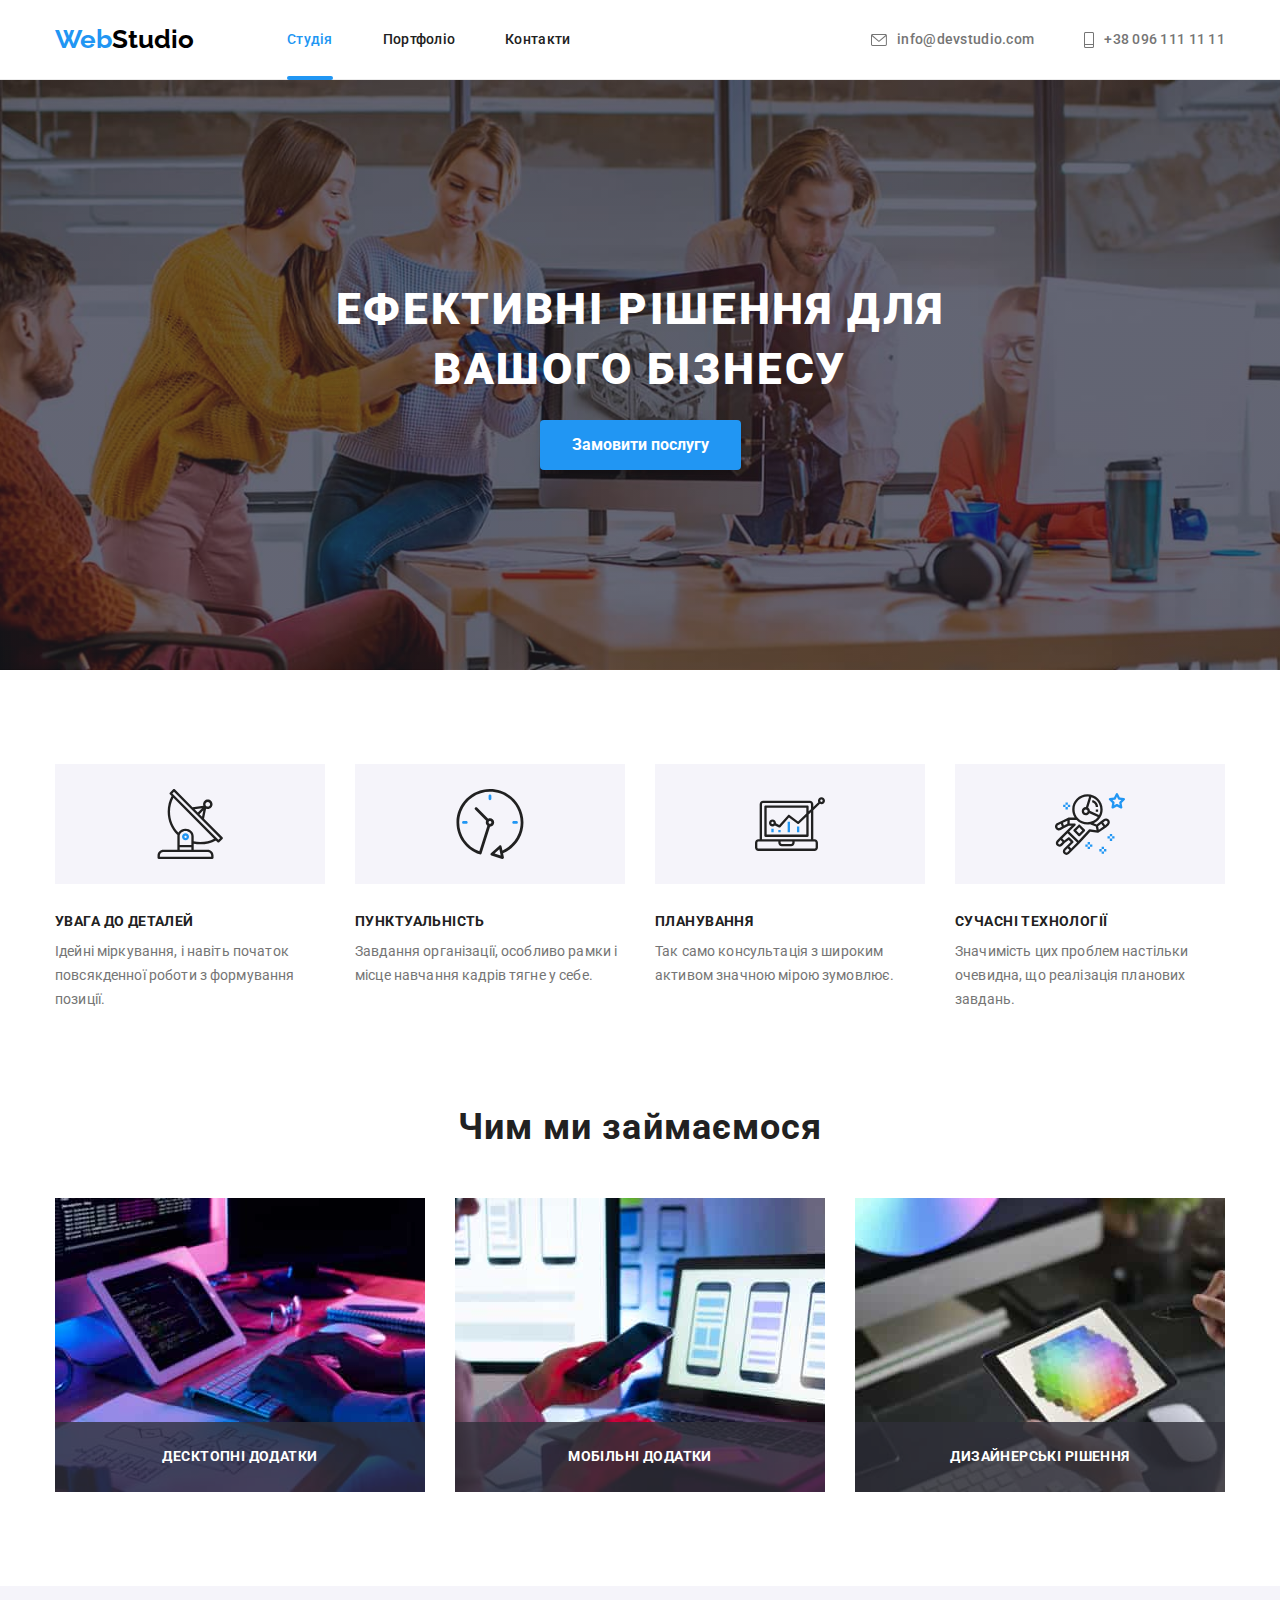
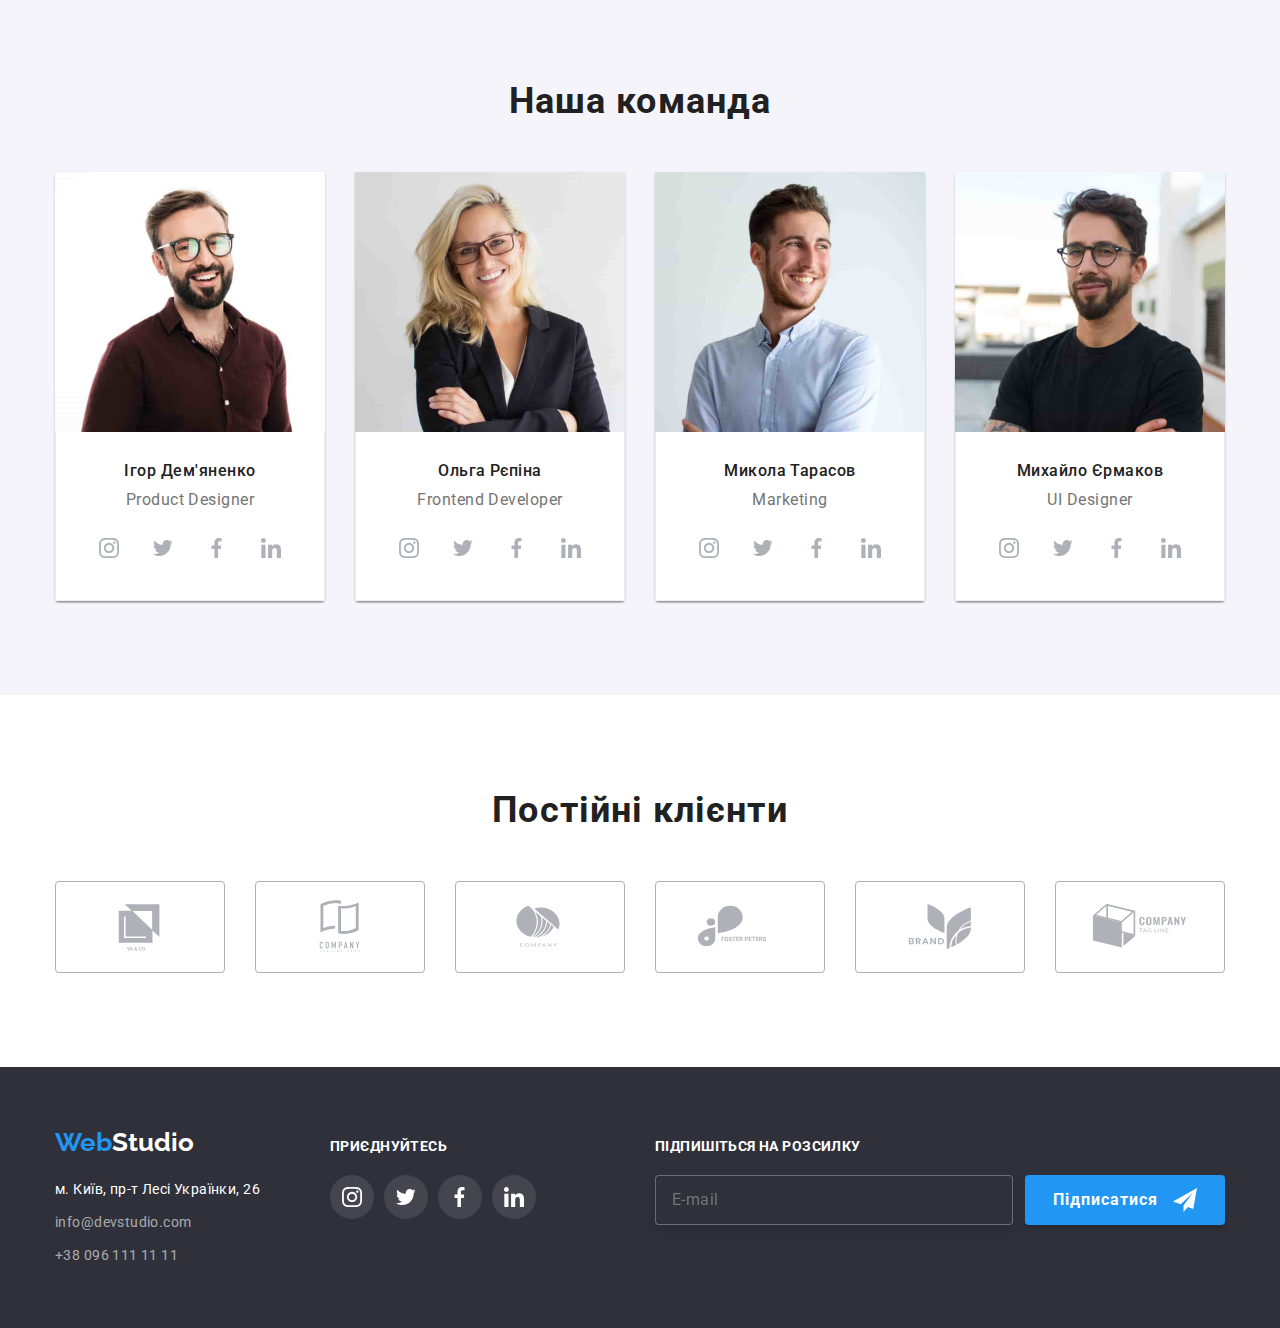
<file: index.html>
<!DOCTYPE html>
<html lang="uk">
  <head>
    <meta charset="UTF-8" />
    <meta http-equiv="X-UA-Compatible" content="IE=edge" />
    <meta name="viewport" content="width=device-width, initial-scale=1.0" />
    <title>Студія</title>
    <link
      rel="stylesheet"
      href="https://cdnjs.cloudflare.com/ajax/libs/modern-normalize/1.0.0/modern-normalize.min.css"
    />
    <link rel="preconnect" href="https://fonts.googleapis.com" />
    <link rel="preconnect" href="https://fonts.gstatic.com" crossorigin />
    <link
      href="https://fonts.googleapis.com/css2?family=Raleway:wght@700&family=Roboto:wght@400;500;700;900&display=swap"
      rel="stylesheet"
    />
    <link rel="stylesheet" href="css/main.min.css" />
  </head>
  <body class="body">
    <header class="header">
      <div class="container header-container">
        <a href="index.html" class="logo">Web<span class="logo logo__dark">Studio</span></a>
        <nav class="main-nav">
          <ul class="header-menu">
            <li class="header-menu-links">
              <a href="index.html" class="header-nav active">Студія</a>
            </li>
            <li class="header-menu-links">
              <a href="portfolio.html" class="header-nav">Портфоліо</a>
            </li>
            <li class="header-menu-links"><a href="/Contacts" class="header-nav">Контакти</a></li>
          </ul>
        </nav>
        <ul class="header-contacts">
          <li class="header-contacts-icons">
            <a href="mailto:info@devstudio.com" class="header-mail-phone">
              <svg class="icon-header" height="12" width="16">
                <use href="./images/icons.svg#icon-mail"></use>
              </svg>
              info@devstudio.com
            </a>
          </li>
          <li class="header-contacts-icons">
            <a href="tel:+380961111111" class="header-mail-phone">
              <svg class="icon-header" height="16" width="10">
                <use href="./images/icons.svg#icon-tel"></use>
              </svg>
              +38 096 111 11 11
            </a>
          </li>
        </ul>
      </div>
    </header>
    <main>
      <section class="main-background">
        <div class="container">
          <h1 class="main-background__title">Ефективні рішення для вашого бізнесу</h1>
          <button type="button" class="main-background__button" data-modal-open>
            Замовити послугу
          </button>
        </div>
      </section>
      <section class="advances section">
        <div class="container">
          <h2 class="invisible">Наші переваги</h2>
          <ul class="advances__list">
            <li class="advances__item">
              <div class="advances__wrapper">
                <svg class="advances__icon" height="70" width="70">
                  <use href="./images/icons.svg#icon-detales"></use>
                </svg>
              </div>
              <h3 class="advances__title">УВАГА ДО ДЕТАЛЕЙ</h3>
              <p class="advances__descriptions">
                Ідейні міркування, і навіть початок повсякденної роботи з формування позиції.
              </p>
            </li>
            <li class="advances__item">
              <div class="advances__wrapper">
                <svg class="advances__icon" height="70" width="70">
                  <use href="./images/icons.svg#icon-clock"></use>
                </svg>
              </div>
              <h3 class="advances__title">ПУНКТУАЛЬНІСТЬ</h3>
              <p class="advances__descriptions">
                Завдання організації, особливо рамки і місце навчання кадрів тягне у себе.
              </p>
            </li>
            <li class="advances__item">
              <div class="advances__wrapper">
                <svg class="advances__icon" height="70" width="70">
                  <use href="./images/icons.svg#icon-planning"></use>
                </svg>
              </div>
              <h3 class="advances__title">ПЛАНУВАННЯ</h3>
              <p class="advances__descriptions">
                Так само консультація з широким активом значною мірою зумовлює.
              </p>
            </li>
            <li class="advances__item">
              <div class="advances__wrapper">
                <svg class="advances__icon" height="70" width="70">
                  <use href="./images/icons.svg#icon-technologies"></use>
                </svg>
              </div>
              <h3 class="advances__title">СУЧАСНІ ТЕХНОЛОГІЇ</h3>
              <p class="advances__descriptions">
                Значимість цих проблем настільки очевидна, що реалізація планових завдань.
              </p>
            </li>
          </ul>
        </div>
      </section>
      <section class="our-occupation section">
        <div class="container">
          <h2 class="our-occupation__subtitle">Чим ми займаємося</h2>
          <ul class="our-occupation__pictures">
            <li>
              <div class="our-occupation__subscribe">
                <img
                  src="images/our_occupation1.jpg"
                  alt="our-occupation"
                  width="370"
                  height="294"
                  class="team-images"
                />
                <p class="our-occupation__text">Десктопні додатки</p>
              </div>
            </li>
            <li>
              <div class="our-occupation__subscribe">
                <img
                  src="images/our_occupation2.jpg"
                  alt="our-occupation"
                  width="370"
                  height="294"
                  class="team-images"
                />
                <p class="our-occupation__text">Мобільні додатки</p>
              </div>
            </li>
            <li>
              <div class="our-occupation__subscribe">
                <img
                  src="images/our_occupation3.jpg"
                  alt="our-occupation"
                  width="370"
                  height="294"
                  class="team-images"
                />
                <p class="our-occupation__text">Дизайнерські рішення</p>
              </div>
            </li>
          </ul>
        </div>
      </section>
      <section class="our-team section">
        <div class="container">
          <h2 class="subtitle">Наша команда</h2>
          <ul class="our-team-content">
            <li class="our-team-card">
              <img src="images/our_team1.jpg" alt="our_team" width="270" height="260" />
              <div class="team-content">
                <h3 class="our-team-workers">Ігор Дем'яненко</h3>
                <p class="career">Product Designer</p>
                <ul class="our-team-contacts">
                  <li class="our-team-social-link">
                    <a href="https://www.instagram.com/" class="link-buttom" target="_blank">
                      <svg class="link-social-network" height="20" width="20">
                        <use href="./images/icons.svg#icon-instagram"></use>
                      </svg>
                    </a>
                  </li>
                  <li class="our-team-social-link">
                    <a href="https://twitter.com/?lang=uk/" class="link-buttom" target="_blank">
                      <svg class="link-social-network" height="20" width="20">
                        <use href="./images/icons.svg#icon-twitter"></use>
                      </svg>
                    </a>
                  </li>
                  <li class="our-team-social-link">
                    <a href="https://uk-ua.facebook.com/" class="link-buttom" target="_blank">
                      <svg class="link-social-network" height="20" width="20">
                        <use href="./images/icons.svg#icon-facebook"></use>
                      </svg>
                    </a>
                  </li>
                  <li class="our-team-social-link">
                    <a href="https://www.linkedin.com/" class="link-buttom" target="_blank">
                      <svg class="link-social-network" height="20" width="20">
                        <use href="./images/icons.svg#icon-linkedin"></use>
                      </svg>
                    </a>
                  </li>
                </ul>
              </div>
            </li>
            <li class="our-team-card">
              <img src="images/our_team2.jpg" alt="our_team" width="270" height="260" />
              <div class="team-content">
                <h3 class="our-team-workers">Ольга Рєпіна</h3>
                <p class="career">Frontend Developer</p>
                <ul class="our-team-contacts">
                  <li class="our-team-social-link">
                    <a href="https://www.instagram.com/" class="link-buttom" target="_blank">
                      <svg class="link-social-network" height="20" width="20">
                        <use href="./images/icons.svg#icon-instagram"></use>
                      </svg>
                    </a>
                  </li>
                  <li class="our-team-social-link">
                    <a href="https://twitter.com/?lang=uk/" class="link-buttom" target="_blank">
                      <svg class="link-social-network" height="20" width="20">
                        <use href="./images/icons.svg#icon-twitter"></use>
                      </svg>
                    </a>
                  </li>
                  <li class="our-team-social-link">
                    <a href="https://uk-ua.facebook.com/" class="link-buttom" target="_blank">
                      <svg class="link-social-network" height="20" width="20">
                        <use href="./images/icons.svg#icon-facebook"></use>
                      </svg>
                    </a>
                  </li>
                  <li class="our-team-social-link">
                    <a href="https://www.linkedin.com/" class="link-buttom" target="_blank">
                      <svg class="link-social-network" height="20" width="20">
                        <use href="./images/icons.svg#icon-linkedin"></use>
                      </svg>
                    </a>
                  </li>
                </ul>
              </div>
            </li>
            <li class="our-team-card">
              <img src="images/our_team3.jpg" alt="our_team" width="270" height="260" />
              <div class="team-content">
                <h3 class="our-team-workers">Микола Тарасов</h3>
                <p class="career">Marketing</p>
                <ul class="our-team-contacts">
                  <li class="our-team-social-link">
                    <a href="https://www.instagram.com/" class="link-buttom" target="_blank">
                      <svg class="link-social-network" height="20" width="20">
                        <use href="./images/icons.svg#icon-instagram"></use>
                      </svg>
                    </a>
                  </li>
                  <li class="our-team-social-link">
                    <a href="https://twitter.com/?lang=uk/" class="link-buttom" target="_blank">
                      <svg class="link-social-network" height="20" width="20">
                        <use href="./images/icons.svg#icon-twitter"></use>
                      </svg>
                    </a>
                  </li>
                  <li class="our-team-social-link">
                    <a href="https://uk-ua.facebook.com/" class="link-buttom" target="_blank">
                      <svg class="link-social-network" height="20" width="20">
                        <use href="./images/icons.svg#icon-facebook"></use>
                      </svg>
                    </a>
                  </li>
                  <li class="our-team-social-link">
                    <a href="https://www.linkedin.com/" class="link-buttom" target="_blank">
                      <svg class="link-social-network" height="20" width="20">
                        <use href="./images/icons.svg#icon-linkedin"></use>
                      </svg>
                    </a>
                  </li>
                </ul>
              </div>
            </li>
            <li class="our-team-card">
              <img src="images/our_team4.jpg" alt="our_team" width="270" height="260" />
              <div class="team-content">
                <h3 class="our-team-workers">Михайло Єрмаков</h3>
                <p class="career">UI Designer</p>
                <ul class="our-team-contacts">
                  <li class="our-team-social-link">
                    <a href="https://www.instagram.com/" class="link-buttom" target="_blank">
                      <svg class="link-social-network" height="20" width="20">
                        <use href="./images/icons.svg#icon-instagram"></use>
                      </svg>
                    </a>
                  </li>
                  <li class="our-team-social-link">
                    <a href="https://twitter.com/?lang=uk/" class="link-buttom" target="_blank">
                      <svg class="link-social-network" height="20" width="20">
                        <use href="./images/icons.svg#icon-twitter"></use>
                      </svg>
                    </a>
                  </li>
                  <li class="our-team-social-link">
                    <a href="https://uk-ua.facebook.com/" class="link-buttom" target="_blank">
                      <svg class="link-social-network" height="20" width="20">
                        <use href="./images/icons.svg#icon-facebook"></use>
                      </svg>
                    </a>
                  </li>
                  <li class="our-team-social-link">
                    <a href="https://www.linkedin.com/" class="link-buttom" target="_blank">
                      <svg class="link-social-network" height="20" width="20">
                        <use href="./images/icons.svg#icon-linkedin"></use>
                      </svg>
                    </a>
                  </li>
                </ul>
              </div>
            </li>
          </ul>
        </div>
      </section>
      <section class="clients section">
        <div class="container">
          <h2 class="subtitle">Постійні клієнти</h2>
          <ul class="our-clients-link">
            <li class="our-clients">
              <a href="" class="link-clients">
                <svg class="logo-clients">
                  <use href="./images/icons.svg#icon-ya-co"></use>
                </svg>
              </a>
            </li>
            <li class="our-clients">
              <a href="" class="link-clients">
                <svg class="logo-clients">
                  <use href="./images/icons.svg#icon-tagline-here"></use>
                </svg>
              </a>
            </li>
            <li class="our-clients">
              <a href="" class="link-clients">
                <svg class="logo-clients">
                  <use href="./images/icons.svg#icon-company"></use>
                </svg>
              </a>
            </li>
            <li class="our-clients">
              <a href="" class="link-clients">
                <svg class="logo-clients">
                  <use href="./images/icons.svg#icon-foster-peters "></use>
                </svg>
              </a>
            </li>
            <li class="our-clients">
              <a href="" class="link-clients">
                <svg class="logo-clients">
                  <use href="./images/icons.svg#icon-brand "></use>
                </svg>
              </a>
            </li>
            <li class="our-clients">
              <a href="" class="link-clients">
                <svg class="logo-clients">
                  <use href="./images/icons.svg#icon-tagline"></use>
                </svg>
              </a>
            </li>
          </ul>
        </div>
      </section>
    </main>
    <footer class="footer-content">
      <div class="container footer-adress-link">
        <div>
          <a href="index.html" class="logo">Web<span class="logo logo__light">Studio</span></a>
          <address class="footer-adress-contacts">
            <ul class="footer-contacts">
              <li class="adress-list">
                <a
                  href="https://www.google.com/maps/place/%D0%B1%D1%83%D0%BB%D1%8C%D0%B2%D0%B0%D1%80+%D0%9B%D0%B5%D1%81%D1%96+%D0%A3%D0%BA%D1%80%D0%B0%D1%97%D0%BD%D0%BA%D0%B8,+26,+%D0%9A%D0%B8%D1%97%D0%B2,+02000/@50.4265807,30.5383858,17z/data=!3m1!4b1!4m5!3m4!1s0x40d4cf0e033ecbe9:0x57a4dffefec77da0!8m2!3d50.4265807!4d30.5383858"
                  target="_blank"
                  rel="noopener noreferrer"
                  class="footer-adress"
                  >м. Київ, пр-т Лесі Українки, 26</a
                >
              </li>
              <li class="adress-list">
                <a href="mailto:info@devstudio.com" class="footer-mail-phone">info@devstudio.com</a>
              </li>
              <li class="adress-list">
                <a href="tel:+380961111111" class="footer-mail-phone">+38 096 111 11 11</a>
              </li>
            </ul>
          </address>
        </div>
        <div class="join-up">
          <div>
            <h3 class="subtitle-footer">приєднуйтесь</h3>
            <ul class="footer-links">
              <li class="our-social-link">
                <a href="https://www.instagram.com/" class="link-buttom-footer" target="_blank">
                  <svg class="link-social-network-footer" height="20" width="20">
                    <use href="./images/icons.svg#icon-instagram"></use>
                  </svg>
                </a>
              </li>
              <li class="our-social-link">
                <a href="https://twitter.com/?lang=uk/" class="link-buttom-footer" target="_blank">
                  <svg class="link-social-network-footer" height="20" width="20">
                    <use href="./images/icons.svg#icon-twitter"></use>
                  </svg>
                </a>
              </li>
              <li class="our-social-link">
                <a href="https://uk-ua.facebook.com/" class="link-buttom-footer" target="_blank">
                  <svg class="link-social-network-footer" height="20" width="20">
                    <use href="./images/icons.svg#icon-facebook"></use>
                  </svg>
                </a>
              </li>
              <li class="our-social-link">
                <a href="https://www.linkedin.com/" class="link-buttom-footer" target="_blank">
                  <svg class="link-social-network-footer" height="20" width="20">
                    <use href="./images/icons.svg#icon-linkedin"></use>
                  </svg>
                </a>
              </li>
            </ul>
          </div>
        </div>
        <div class="subscribe">
          <h3 class="subscribe-title">Підпишіться на розсилку</h3>
          <form class="subscribe-form">
            <label>
              <input
                type="email"
                class="input-subscribe-mail"
                name="subscribe-mail"
                required
                placeholder="E-mail"
            /></label>
            <button class="subscribe-btn" type="submit">
              Підписатися
              <svg class="icon-send-subscribe" width="24" height="24">
                <use href="./images/icons.svg#icon-send-subscribe"></use>
              </svg>
            </button>
          </form>
        </div>
      </div>
    </footer>
    <div class="backdrop is-hidden" data-modal>
      <div class="modal">
        <button class="modal-btn" data-modal-close>
          <svg class="close-modal" height="18" width="18">
            <use href="./images/icons.svg#icon-close"></use>
          </svg>
        </button>
        <form class="callback">
          <strong class="title-callback">Залиште свої дані, ми вам передзвонимо</strong>
          <div class="form-group" role="group">
            <label class="form-callback">
              <span class="callback-label">Ім'я</span>
              <input
                type="text"
                class="callback-field"
                name="user-name"
                required
                minlength="2"
                maxlength="20"
              />
              <svg class="callback-icon" height="18" width="18">
                <use href="./images/icons.svg#icon-person-form"></use>
              </svg>
            </label>
            <label class="form-callback">
              <span class="callback-label">Телефон</span>
              <input
                type="tel"
                class="callback-field"
                required
                name="user-phone"
                minlength="10"
                maxlength="13"
              />
              <svg class="callback-icon" height="18" width="18">
                <use href="./images/icons.svg#icon-phone-form"></use>
              </svg>
            </label>
            <label class="form-callback">
              <span class="callback-label">Пошта</span>
              <input type="email" class="callback-field" required name="user-mail" />
              <svg class="callback-icon" height="18" width="18">
                <use href="./images/icons.svg#icon-mail-form"></use>
              </svg>
            </label>
            <label class="form-callback">
              <span class="callback-label">Коментар</span>
              <textarea
                class="form-message"
                name="user-message"
                rows="5"
                placeholder="Введіть текст"
              ></textarea>
            </label>
          </div>
          <label class="privacy-agreement">
            <input type="checkbox" class="privacy-checkbox" name="agree" />
            <svg class="agreement-icons" height="16" width="16">
              <use class="agreement-icon-uncheck" href="./images/icons.svg#icon-uncheck-form"></use>
              <use class="agreement-icon-check" href="./images/icons.svg#icon-check-form"></use>
            </svg>
            <span class="privacy-agreement-text"
              >Погоджуюся з розсилкою та приймаю
              <a href="" class="privacy-agreement-link">Умови договору</a></span
            >
          </label>
          <button class="form-btn" type="submit">Відправити</button>
        </form>
      </div>
    </div>
    <script src="./js/modal.js"></script>
  </body>
</html>
</file>
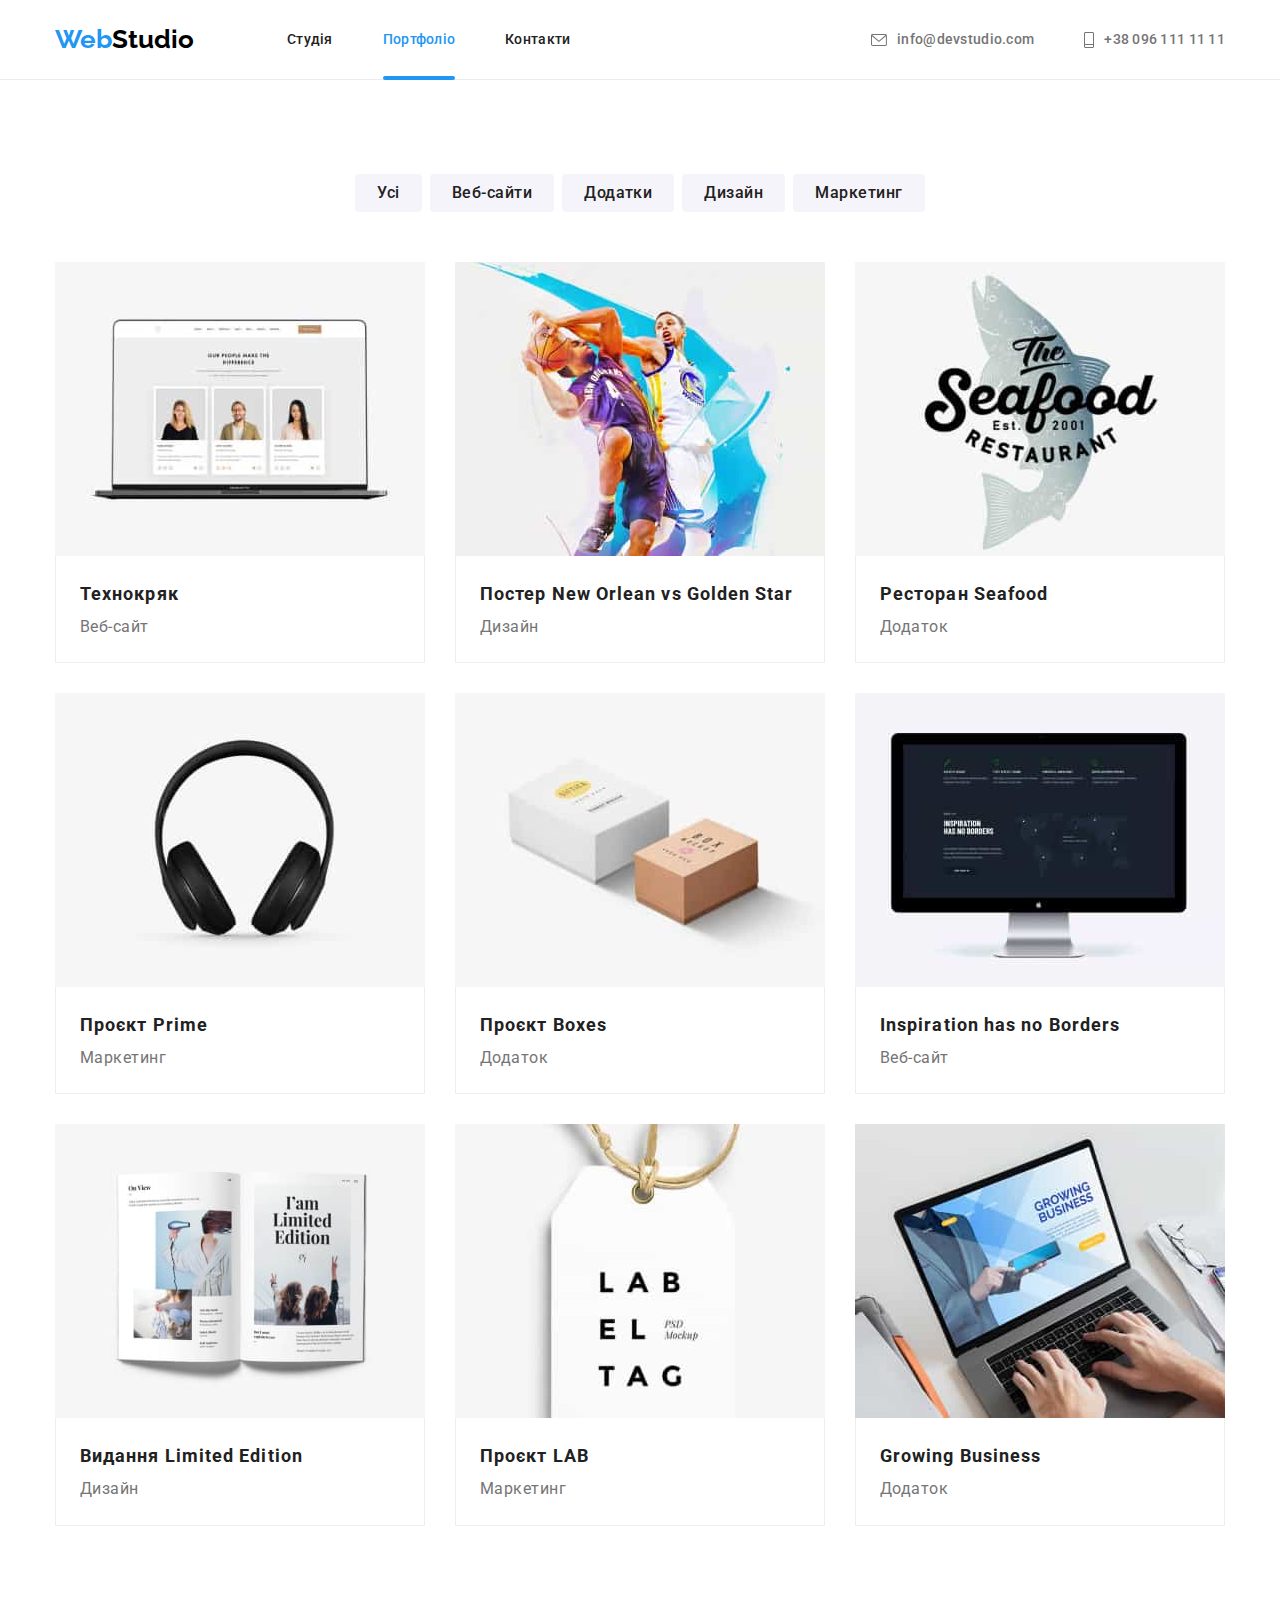
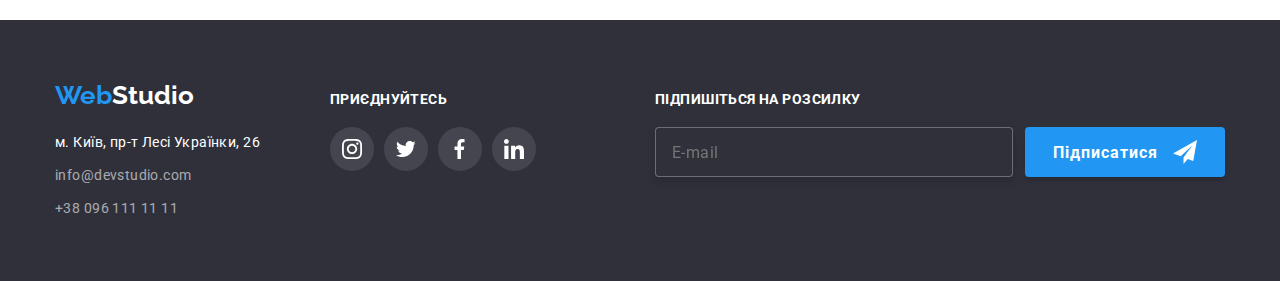
<file: portfolio.html>
<!DOCTYPE html>
<html lang="uk">
  <head>
    <meta charset="UTF-8" />
    <meta http-equiv="X-UA-Compatible" content="IE=edge" />
    <meta name="viewport" content="width=device-width, initial-scale=1.0" />
    <title>Портфоліо</title>
    <link
      rel="stylesheet"
      href="https://cdnjs.cloudflare.com/ajax/libs/modern-normalize/1.0.0/modern-normalize.min.css"
    />
    <link rel="preconnect" href="https://fonts.googleapis.com" />
    <link rel="preconnect" href="https://fonts.gstatic.com" crossorigin />
    <link
      href="https://fonts.googleapis.com/css2?family=Raleway:wght@700&family=Roboto:wght@400;500;700;900&display=swap"
      rel="stylesheet"
    />
    <link rel="stylesheet" href="css/main.min.css" />
  </head>
  <body class="body">
    <header class="header">
      <div class="container header-container">
        <a href="index.html" class="logo">Web<span class="logo logo__dark">Studio</span></a>
        <nav class="main-nav">
          <ul class="header-menu">
            <li class="header-menu-links">
              <a href="index.html" class="header-nav">Студія</a>
            </li>
            <li class="header-menu-links">
              <a href="portfolio.html" class="header-nav active">Портфоліо</a>
            </li>
            <li class="header-menu-links"><a href="/Contacts" class="header-nav">Контакти</a></li>
          </ul>
        </nav>
        <ul class="header-contacts">
          <li class="header-contacts-icons">
            <a href="mailto:info@devstudio.com" class="header-mail-phone">
              <svg class="icon-header" height="12" width="16">
                <use href="./images/icons.svg#icon-mail"></use>
              </svg>
              info@devstudio.com
            </a>
          </li>
          <li class="header-contacts-icons">
            <a href="tel:+380961111111" class="header-mail-phone">
              <svg class="icon-header" height="16" width="10">
                <use href="./images/icons.svg#icon-tel"></use>
              </svg>
              +38 096 111 11 11
            </a>
          </li>
        </ul>
      </div>
    </header>
    <main>
      <section class="portfolio-page section">
        <div class="container">
          <h1 class="invisible">Портфоліо</h1>
          <ul class="button-portfolio-list">
            <li>
              <button type="button" class="button-portfolio-link">Усі</button>
            </li>
            <li>
              <button type="button" class="button-portfolio-link">Веб-сайти</button>
            </li>
            <li>
              <button type="button" class="button-portfolio-link">Додатки</button>
            </li>
            <li>
              <button type="button" class="button-portfolio-link">Дизайн</button>
            </li>
            <li>
              <button type="button" class="button-portfolio-link">Маркетинг</button>
            </li>
          </ul>
          <ul class="porfolio-cards-block">
            <li class="portfolio-examples-card">
              <a href="#" class="portfolio-cards-link">
                <div class="thumb">
                  <img
                    src="images/1web-site.jpg"
                    alt="web-site"
                    width="370"
                    height="294"
                    class="images-portfolio"
                  />
                  <p class="description">
                    Ресурс пропонує комплексні пропозиції з різним рівнем функціоналу та сервісів.
                    Все це дозволить відвідувачу отримати вичерпні відомості про компанію чи
                    приватну особу.
                  </p>
                </div>
                <div class="portfolio-content">
                  <h2 class="portfolio-name">Технокряк</h2>
                  <p class="type-of-project">Веб-сайт</p>
                </div>
              </a>
            </li>
            <li class="portfolio-examples-card">
              <a href="#" class="portfolio-cards-link">
                <div class="thumb">
                  <img
                    src="images/2designe.jpg"
                    alt="design"
                    width="370"
                    height="294"
                    class="images-portfolio"
                  />
                  <p class="description">
                    Ресурс пропонує комплексні пропозиції з різним рівнем функціоналу та сервісів.
                    Все це дозволить відвідувачу отримати вичерпні відомості про компанію чи
                    приватну особу.
                  </p>
                </div>
                <div class="portfolio-content">
                  <h2 class="portfolio-name">Постер New Orlean vs Golden Star</h2>
                  <p class="type-of-project">Дизайн</p>
                </div>
              </a>
            </li>
            <li class="portfolio-examples-card">
              <a href="#" class="portfolio-cards-link">
                <div class="thumb">
                  <img
                    src="images/3app.jpg"
                    alt="app"
                    width="370"
                    height="294"
                    class="images-portfolio"
                  />
                  <p class="description">
                    Ресурс пропонує комплексні пропозиції з різним рівнем функціоналу та сервісів.
                    Все це дозволить відвідувачу отримати вичерпні відомості про компанію чи
                    приватну особу.
                  </p>
                </div>
                <div class="portfolio-content">
                  <h2 class="portfolio-name">Ресторан Seafood</h2>
                  <p class="type-of-project">Додаток</p>
                </div>
              </a>
            </li>
            <li class="portfolio-examples-card">
              <a href="#" class="portfolio-cards-link">
                <div class="thumb">
                  <img
                    src="images/4heaphone.jpg"
                    alt="headphone"
                    width="370"
                    height="294"
                    class="images-portfolio"
                  />
                  <p class="description">
                    Ресурс пропонує комплексні пропозиції з різним рівнем функціоналу та сервісів.
                    Все це дозволить відвідувачу отримати вичерпні відомості про компанію чи
                    приватну особу.
                  </p>
                </div>
                <div class="portfolio-content">
                  <h2 class="portfolio-name">Проєкт Prime</h2>
                  <p class="type-of-project">Маркетинг</p>
                </div>
              </a>
            </li>
            <li class="portfolio-examples-card">
              <a href="#" class="portfolio-cards-link">
                <div class="thumb">
                  <img
                    src="images/5app.jpg"
                    alt="app"
                    width="370"
                    height="294"
                    class="images-portfolio"
                  />
                  <p class="description">
                    Ресурс пропонує комплексні пропозиції з різним рівнем функціоналу та сервісів.
                    Все це дозволить відвідувачу отримати вичерпні відомості про компанію чи
                    приватну особу.
                  </p>
                </div>
                <div class="portfolio-content">
                  <h2 class="portfolio-name">Проєкт Boxes</h2>
                  <p class="type-of-project">Додаток</p>
                </div>
              </a>
            </li>
            <li class="portfolio-examples-card">
              <a href="#" class="portfolio-cards-link">
                <div class="thumb">
                  <img
                    src="images/6web-site.jpg"
                    alt="web-site"
                    width="370"
                    height="294"
                    class="images-portfolio"
                  />
                  <p class="description">
                    Ресурс пропонує комплексні пропозиції з різним рівнем функціоналу та сервісів.
                    Все це дозволить відвідувачу отримати вичерпні відомості про компанію чи
                    приватну особу.
                  </p>
                </div>
                <div class="portfolio-content">
                  <h2 class="portfolio-name">Inspiration has no Borders</h2>
                  <p class="type-of-project">Веб-сайт</p>
                </div>
              </a>
            </li>
            <li class="portfolio-examples-card">
              <a href="#" class="portfolio-cards-link">
                <div class="thumb">
                  <img
                    src="images/7designe.jpg"
                    alt="design"
                    width="370"
                    height="294"
                    class="images-portfolio"
                  />
                  <p class="description">
                    Ресурс пропонує комплексні пропозиції з різним рівнем функціоналу та сервісів.
                    Все це дозволить відвідувачу отримати вичерпні відомості про компанію чи
                    приватну особу.
                  </p>
                </div>
                <div class="portfolio-content">
                  <h2 class="portfolio-name">Видання Limited Edition</h2>
                  <p class="type-of-project">Дизайн</p>
                </div>
              </a>
            </li>
            <li class="portfolio-examples-card">
              <a href="#" class="portfolio-cards-link">
                <div class="thumb">
                  <img
                    src="images/8marketing.jpg"
                    alt="marketing"
                    width="370"
                    height="294"
                    class="images-portfolio"
                  />
                  <p class="description">
                    Ресурс пропонує комплексні пропозиції з різним рівнем функціоналу та сервісів.
                    Все це дозволить відвідувачу отримати вичерпні відомості про компанію чи
                    приватну особу.
                  </p>
                </div>
                <div class="portfolio-content">
                  <h2 class="portfolio-name">Проєкт LAB</h2>
                  <p class="type-of-project">Маркетинг</p>
                </div>
              </a>
            </li>
            <li class="portfolio-examples-card">
              <a href="#" class="portfolio-cards-link">
                <div class="thumb">
                  <img
                    src="images/9app.jpg"
                    alt="app"
                    width="370"
                    height="294"
                    class="images-portfolio"
                  />
                  <p class="description">
                    Ресурс пропонує комплексні пропозиції з різним рівнем функціоналу та сервісів.
                    Все це дозволить відвідувачу отримати вичерпні відомості про компанію чи
                    приватну особу.
                  </p>
                </div>
                <div class="portfolio-content">
                  <h2 class="portfolio-name">Growing Business</h2>
                  <p class="type-of-project">Додаток</p>
                </div>
              </a>
            </li>
          </ul>
        </div>
      </section>
    </main>
    <footer class="footer-content">
      <div class="container footer-adress-link">
        <div>
          <a href="index.html" class="logo">Web<span class="logo logo__light">Studio</span></a>
          <address class="footer-adress-contacts">
            <ul class="footer-contacts">
              <li class="adress-list">
                <a
                  href="https://www.google.com/maps/place/%D0%B1%D1%83%D0%BB%D1%8C%D0%B2%D0%B0%D1%80+%D0%9B%D0%B5%D1%81%D1%96+%D0%A3%D0%BA%D1%80%D0%B0%D1%97%D0%BD%D0%BA%D0%B8,+26,+%D0%9A%D0%B8%D1%97%D0%B2,+02000/@50.4265807,30.5383858,17z/data=!3m1!4b1!4m5!3m4!1s0x40d4cf0e033ecbe9:0x57a4dffefec77da0!8m2!3d50.4265807!4d30.5383858"
                  target="_blank"
                  rel="noopener noreferrer"
                  class="footer-adress"
                  >м. Київ, пр-т Лесі Українки, 26</a
                >
              </li>
              <li class="adress-list">
                <a href="mailto:info@devstudio.com" class="footer-mail-phone">info@devstudio.com</a>
              </li>
              <li class="adress-list">
                <a href="tel:+380961111111" class="footer-mail-phone">+38 096 111 11 11</a>
              </li>
            </ul>
          </address>
        </div>
        <div class="join-up">
          <div>
            <h3 class="subtitle-footer">приєднуйтесь</h3>
            <ul class="footer-links">
              <li class="our-social-link">
                <a href="https://www.instagram.com/" class="link-buttom-footer" target="_blank">
                  <svg class="link-social-network-footer" height="20" width="20">
                    <use href="./images/icons.svg#icon-instagram"></use>
                  </svg>
                </a>
              </li>
              <li class="our-social-link">
                <a href="https://twitter.com/?lang=uk/" class="link-buttom-footer" target="_blank">
                  <svg class="link-social-network-footer" height="20" width="20">
                    <use href="./images/icons.svg#icon-twitter"></use>
                  </svg>
                </a>
              </li>
              <li class="our-social-link">
                <a href="https://uk-ua.facebook.com/" class="link-buttom-footer" target="_blank">
                  <svg class="link-social-network-footer" height="20" width="20">
                    <use href="./images/icons.svg#icon-facebook"></use>
                  </svg>
                </a>
              </li>
              <li class="our-social-link">
                <a href="https://www.linkedin.com/" class="link-buttom-footer" target="_blank">
                  <svg class="link-social-network-footer" height="20" width="20">
                    <use href="./images/icons.svg#icon-linkedin"></use>
                  </svg>
                </a>
              </li>
            </ul>
          </div>
        </div>
        <div class="subscribe">
          <h3 class="subscribe-title">Підпишіться на розсилку</h3>
          <form class="subscribe-form">
            <label
              ><input
                type="email"
                class="input-subscribe-mail"
                name="subscribe-mail"
                required
                placeholder="E-mail"
            /></label>
            <button class="subscribe-btn" type="submit">
              Підписатися
              <svg class="icon-send-subscribe" width="24" height="24">
                <use href="./images/icons.svg#icon-send-subscribe"></use>
              </svg>
            </button>
          </form>
        </div>
      </div>
    </footer>
  </body>
</html>
</file>
<file: css/main.min.css>
:root{--primary-color: #2196F3;--baner-color: #2F303A;--background-text-color: #FFFFFF;--background-cards-color: #F5F4FA;--text-color-gray: #757575;--icon-color: #AFB1B8;--normal-duration: 250ms;--normal-timing-function: cubic-bezier(0.4, 0, 0.2, 1);--primary-font: "Roboto",sans-serif;--secondary-font: "Raleway", sans-serif}h1,h2,h3,h4,h5,h6,p{margin:0}ul,ol{list-style:none;padding:0;margin:0}a{text-decoration:none}img{display:block}input{outline:rgba(0,0,0,0)}body{font-family:var(--primary-font);color:#212121}.section{padding:94px 0}.container{margin-left:auto;margin-right:auto;padding-left:15px;padding-right:15px;width:1200px}.invisible{visibility:hidden;height:0}.active{color:var(--primary-color)}.header{padding-top:24px;padding-bottom:24px;border-bottom:1px solid #ececec}.header-container{display:-webkit-box;display:-ms-flexbox;display:flex;-webkit-box-align:center;-ms-flex-align:center;align-items:center}.main-nav{margin-left:93px}.header-nav{position:relative;color:inherit;padding-top:32px;padding-bottom:32px;-webkit-transition-property:color;transition-property:color;-webkit-transition-duration:var(--normal-duration);transition-duration:var(--normal-duration);-webkit-transition-timing-function:var(--normal-timing-function);transition-timing-function:var(--normal-timing-function)}.header-nav:hover,.header-nav:focus{color:var(--primary-color)}.header-nav.active{color:var(--primary-color)}.header-nav::after{content:"";position:absolute;bottom:-1px;left:0;display:block;width:100%;height:4px;background-color:var(--primary-color);border-radius:2px;opacity:0;-webkit-transition-property:opacity;transition-property:opacity;-webkit-transition-duration:var(--normal-duration);transition-duration:var(--normal-duration);-webkit-transition-timing-function:var(--normal-timing-function);transition-timing-function:var(--normal-timing-function)}.header-nav.active::after{opacity:1}.header-nav:hover::after,.header-nav:focus::after{opacity:1}.header-contacts{margin-left:auto}.header-menu,.header-contacts{font-weight:500;font-size:14px;line-height:1.14;letter-spacing:.02em;display:-webkit-box;display:-ms-flexbox;display:flex;gap:50px}.header-mail-phone{color:var(--text-color-gray);display:-webkit-box;display:-ms-flexbox;display:flex;gap:10px;-webkit-box-align:center;-ms-flex-align:center;align-items:center;-webkit-transition-property:color;transition-property:color;-webkit-transition-duration:var(--normal-duration);transition-duration:var(--normal-duration);-webkit-transition-timing-function:var(--normal-timing-function);transition-timing-function:var(--normal-timing-function)}.header-mail-phone:hover,.header-mail-phone:focus{color:var(--primary-color)}.header-mail-phone:hover .icon-header,.header-mail-phone:focus .icon-header{fill:var(--primary-color)}.icon-header{fill:var(--text-color-gray);-webkit-transition-property:fill;transition-property:fill;-webkit-transition-duration:var(--normal-duration);transition-duration:var(--normal-duration);-webkit-transition-timing-function:var(--normal-timing-function);transition-timing-function:var(--normal-timing-function)}.logo{color:var(--primary-color);font-family:var(--secondary-font);font-weight:700;font-size:26px;line-height:1.2}.logo__light{color:#fff}.logo__dark{color:#000}.main-background{background-color:var(--baner-color);padding:200px 0;background-image:-webkit-gradient(linear, left top, right top, from(rgba(47, 48, 58, 0.4)), to(rgba(47, 48, 58, 0.4))),url(../images/background-image.jpg);background-image:linear-gradient(to right, rgba(47, 48, 58, 0.4), rgba(47, 48, 58, 0.4)),url(../images/background-image.jpg);background-repeat:no-repeat;background-size:cover;background-position:50% 50%;max-width:1600px;margin-left:auto;margin-right:auto}.main-background__title{width:696px;margin:0 auto;color:var(--background-text-color);font-weight:900;font-size:44px;line-height:1.36;text-align:center;letter-spacing:.06em;text-transform:uppercase;margin-bottom:20px}.main-background__button{display:block;margin:0 auto;border:none;padding:10px 32px;background:var(--primary-color);-webkit-box-shadow:0px 4px 4px rgba(0,0,0,.15);box-shadow:0px 4px 4px rgba(0,0,0,.15);border-radius:4px;color:var(--background-text-color);font-weight:700;font-size:16px;line-height:1.88;cursor:pointer;-webkit-transition-property:background-color;transition-property:background-color;-webkit-transition-duration:var(--normal-duration);transition-duration:var(--normal-duration);-webkit-transition-timing-function:var(--normal-timing-function);transition-timing-function:var(--normal-timing-function)}.main-background__button:hover,.main-background__button:focus{background-color:#188ce8}.advances{background-color:var(--background-text-color)}.advances__list{display:-webkit-box;display:-ms-flexbox;display:flex;-webkit-box-pack:justify;-ms-flex-pack:justify;justify-content:space-between}.advances__item{width:270px}.advances__descriptions{font-size:14px;line-height:1.71;letter-spacing:.01em;color:var(--text-color-gray)}.advances__title{font-weight:700;font-size:14px;line-height:1.14;letter-spacing:.03em;text-transform:uppercase;margin-bottom:10px}.advances__wrapper{display:-webkit-box;display:-ms-flexbox;display:flex;height:120px;background-color:var(--background-cards-color);-webkit-box-pack:center;-ms-flex-pack:center;justify-content:center;-webkit-box-align:center;-ms-flex-align:center;align-items:center;margin-bottom:30px}.our-occupation{padding-top:0}.our-occupation__pictures{display:-webkit-box;display:-ms-flexbox;display:flex;-webkit-box-pack:justify;-ms-flex-pack:justify;justify-content:space-between}.our-occupation__subtitle{font-size:36px;line-height:1.17;text-align:center;letter-spacing:.03em;margin-bottom:50px}.our-occupation__subscribe{position:relative}.our-occupation__text{display:inline-block;position:absolute;bottom:0;width:100%;height:70px;background:rgba(47,48,58,.8);font-weight:700;font-size:14px;line-height:1.14;text-align:center;letter-spacing:.03em;text-transform:uppercase;color:var(--background-text-color);padding-top:27px;padding-bottom:27px}.our-team{background-color:var(--background-cards-color)}.our-team-content{display:-webkit-box;display:-ms-flexbox;display:flex;-ms-flex-wrap:wrap;flex-wrap:wrap;gap:30px}.our-team-card{background-color:var(--background-text-color);-webkit-box-shadow:0px 1px 3px rgba(0,0,0,.12),0px 1px 1px rgba(0,0,0,.14),0px 2px 1px rgba(0,0,0,.2);box-shadow:0px 1px 3px rgba(0,0,0,.12),0px 1px 1px rgba(0,0,0,.14),0px 2px 1px rgba(0,0,0,.2);border-radius:0px 0px 4px 4px}.our-team-workers{font-weight:500;font-size:16px;line-height:1.18;text-align:center;letter-spacing:.03em;margin-bottom:10px}.our-team-contacts{display:-webkit-box;display:-ms-flexbox;display:flex;gap:10px;-webkit-box-pack:center;-ms-flex-pack:center;justify-content:center;margin-top:16px}.career{font-weight:400;font-size:16px;line-height:1.18;text-align:center;letter-spacing:.03em;color:var(--text-color-gray)}.link-buttom{display:-webkit-box;display:-ms-flexbox;display:flex;background-color:var(--background-text-color);border-radius:50%;height:44px;width:44px;-webkit-box-pack:center;-ms-flex-pack:center;justify-content:center;-webkit-box-align:center;-ms-flex-align:center;align-items:center;-webkit-transition-property:background-color;transition-property:background-color;-webkit-transition-duration:var(--normal-duration);transition-duration:var(--normal-duration);-webkit-transition-timing-function:var(--normal-timing-function);transition-timing-function:var(--normal-timing-function)}.link-buttom:hover,.link-buttom:focus{background-color:var(--primary-color)}.link-buttom:hover .link-social-network,.link-buttom:focus .link-social-network{fill:var(--background-text-color)}.link-social-network{fill:var(--icon-color);-webkit-transition-property:fill;transition-property:fill;-webkit-transition-duration:var(--normal-duration);transition-duration:var(--normal-duration);-webkit-transition-timing-function:var(--normal-timing-function);transition-timing-function:var(--normal-timing-function)}.team-content{border:1px solid #eee;border-top:none;padding-top:30px;padding-bottom:30px}.link-clients{width:170px;height:92px;border:1px solid var(--icon-color);border-radius:4px;display:-webkit-box;display:-ms-flexbox;display:flex;-webkit-box-pack:center;-ms-flex-pack:center;justify-content:center;-webkit-box-align:center;-ms-flex-align:center;align-items:center;outline:none;-webkit-transition-property:border;transition-property:border;-webkit-transition-duration:var(--normal-duration);transition-duration:var(--normal-duration);-webkit-transition-timing-function:var(--normal-timing-function);transition-timing-function:var(--normal-timing-function)}.link-clients:hover,.link-clients:focus{border:1px solid var(--primary-color)}.link-clients:hover .logo-clients,.link-clients:focus .logo-clients{fill:var(--primary-color)}.logo-clients{width:106px;height:60px;fill:var(--icon-color);-webkit-transition-property:fill;transition-property:fill;-webkit-transition-duration:var(--normal-duration);transition-duration:var(--normal-duration);-webkit-transition-timing-function:var(--normal-timing-function);transition-timing-function:var(--normal-timing-function)}.subtitle{font-size:36px;line-height:1.17;text-align:center;letter-spacing:.03em;margin-bottom:50px}.our-clients-link{display:-webkit-box;display:-ms-flexbox;display:flex;gap:30px}.footer-content{background-color:var(--baner-color);padding-top:60px;padding-bottom:60px}.footer-adress{font-style:normal;font-size:14px;line-height:1.71;letter-spacing:.03em;color:#fff;text-decoration:none;margin:0;-webkit-transition-property:color;transition-property:color;-webkit-transition-duration:var(--normal-duration);transition-duration:var(--normal-duration);-webkit-transition-timing-function:var(--normal-timing-function);transition-timing-function:var(--normal-timing-function)}.footer-adress-contacts{margin-top:20px}.adress-list:not(:last-child){margin-bottom:9px}.footer-mail-phone{text-decoration:none;font-style:normal;font-size:14px;line-height:1.71;letter-spacing:.03em;color:rgba(255,255,255,.6);-webkit-transition-property:color;transition-property:color;-webkit-transition-duration:var(--normal-duration);transition-duration:var(--normal-duration);-webkit-transition-timing-function:var(--normal-timing-function);transition-timing-function:var(--normal-timing-function)}.footer-mail-phone:hover,.footer-mail-phone:focus{color:var(--primary-color)}.subtitle-footer{color:var(--background-text-color);font-weight:700;font-size:14px;line-height:1.14;letter-spacing:.03em;text-transform:uppercase;margin-bottom:20px}.link-buttom-footer{display:-webkit-box;display:-ms-flexbox;display:flex;background-color:rgba(255,255,255,.1);border-radius:50%;height:44px;width:44px;-webkit-box-pack:center;-ms-flex-pack:center;justify-content:center;-webkit-box-align:center;-ms-flex-align:center;align-items:center;outline:none;-webkit-transition-property:background-color;transition-property:background-color;-webkit-transition-duration:var(--normal-duration);transition-duration:var(--normal-duration);-webkit-transition-timing-function:var(--normal-timing-function);transition-timing-function:var(--normal-timing-function)}.link-buttom-footer:hover,.link-buttom-footer:focus{background-color:var(--primary-color)}.footer-links{display:-webkit-box;display:-ms-flexbox;display:flex;gap:10px}.link-social-network-footer{fill:var(--background-text-color)}.footer-adress-link{display:-webkit-box;display:-ms-flexbox;display:flex;gap:70px;-webkit-box-align:baseline;-ms-flex-align:baseline;align-items:baseline}.subscribe{margin-left:auto}.subscribe-title{margin-bottom:20px;font-weight:700;font-size:14px;line-height:1.14;letter-spacing:.03em;text-transform:uppercase;color:var(--background-text-color)}.subscribe-btn{position:relative;padding-top:10px;padding-bottom:10px;padding-left:28px;width:200px;background-color:var(--primary-color);color:var(--background-text-color);-webkit-box-shadow:0px 4px 4px rgba(0,0,0,.15);box-shadow:0px 4px 4px rgba(0,0,0,.15);border-radius:4px;font-weight:700;font-size:16px;line-height:1.86;display:-webkit-box;display:-ms-flexbox;display:flex;-webkit-box-align:center;-ms-flex-align:center;align-items:center;text-align:center;letter-spacing:.06em;border:none}.subscribe-form{display:-webkit-box;display:-ms-flexbox;display:flex;gap:12px}.input-subscribe-mail{width:358px;height:50px;border:1px solid rgba(255,255,255,.3);-webkit-filter:drop-shadow(0px 4px 4px rgba(0, 0, 0, 0.15));filter:drop-shadow(0px 4px 4px rgba(0, 0, 0, 0.15));border-radius:4px;background-color:var(--baner-color);padding-top:15px;padding-bottom:15px;padding-left:16px;color:var(--background-text-color);font-weight:400;font-size:16px;line-height:1.25;letter-spacing:.03em}.icon-send-subscribe{position:absolute;top:13px;right:28px}.button-portfolio-list{list-style-type:none;-webkit-box-align:center;-ms-flex-align:center;align-items:center;display:-webkit-box;display:-ms-flexbox;display:flex;-webkit-box-pack:center;-ms-flex-pack:center;justify-content:center;margin-bottom:50px;gap:8px}.button-portfolio-link{border:none;color:inherit;background:var(--background-cards-color);font-family:inherit;font-weight:500;font-size:16px;line-height:1.63;text-align:center;letter-spacing:.03em;border-radius:4px;padding:6px 22px;-webkit-transition-property:background-color,color,-webkit-box-shadow;transition-property:background-color,color,-webkit-box-shadow;transition-property:background-color,box-shadow,color;transition-property:background-color,box-shadow,color,-webkit-box-shadow;-webkit-transition-duration:var(--normal-duration);transition-duration:var(--normal-duration);-webkit-transition-timing-function:var(--normal-timing-function);transition-timing-function:var(--normal-timing-function)}.button-portfolio-link:hover,.button-portfolio-link:focus{color:#fff;background-color:var(--primary-color);cursor:pointer;-webkit-box-shadow:0px 3px 1px rgba(0,0,0,.1),0px 1px 2px rgba(0,0,0,.08),0px 2px 2px rgba(0,0,0,.12);box-shadow:0px 3px 1px rgba(0,0,0,.1),0px 1px 2px rgba(0,0,0,.08),0px 2px 2px rgba(0,0,0,.12)}.porfolio-cards-block{display:-webkit-box;display:-ms-flexbox;display:flex;-ms-flex-wrap:wrap;flex-wrap:wrap;gap:30px}.portfolio-name{font-weight:700;font-size:18px;line-height:2;letter-spacing:.06em;margin-top:0}.type-of-project{font-size:16px;line-height:1.88;letter-spacing:.03em;color:var(--text-color-gray)}.portfolio-cards-link{display:block;text-decoration:none;color:inherit;-webkit-transition-property:-webkit-box-shadow;transition-property:-webkit-box-shadow;transition-property:box-shadow;transition-property:box-shadow, -webkit-box-shadow;-webkit-transition-duration:var(--normal-duration);transition-duration:var(--normal-duration);-webkit-transition-timing-function:var(--normal-timing-function);transition-timing-function:var(--normal-timing-function)}.portfolio-cards-link:hover,.portfolio-cards-link:focus{-webkit-box-shadow:0px 1px 1px rgba(0,0,0,.12),0px 4px 4px rgba(0,0,0,.06),1px 4px 6px rgba(0,0,0,.16);box-shadow:0px 1px 1px rgba(0,0,0,.12),0px 4px 4px rgba(0,0,0,.06),1px 4px 6px rgba(0,0,0,.16)}.portfolio-cards-link:hover .description{-webkit-transform:translateY(0);transform:translateY(0)}.portfolio-content{border:1px solid #eee;border-top:none;padding-top:20px;padding-bottom:20px;padding-left:24px;padding-right:24px}.thumb{position:relative;overflow:hidden}.description{position:absolute;-webkit-transform:translateY(100%);transform:translateY(100%);top:0;left:0;font-size:18px;line-height:1.55;letter-spacing:.03em;color:var(--background-text-color);padding:63px 24px;width:100%;height:100%;background-color:rgba(33,150,243,.9);-webkit-transition-property:-webkit-transform;transition-property:-webkit-transform;transition-property:transform;transition-property:transform, -webkit-transform;-webkit-transition-duration:var(--normal-duration);transition-duration:var(--normal-duration);-webkit-transition-timing-function:var(--normal-timing-function);transition-timing-function:var(--normal-timing-function)}.backdrop{position:fixed;top:0;left:0;width:100%;height:100%;background-color:rgba(0,0,0,.2);z-index:10;-webkit-transition-property:opacity,visibility;transition-property:opacity,visibility;-webkit-transition-duration:var(--normal-duration);transition-duration:var(--normal-duration);-webkit-transition-timing-function:var(--normal-timing-function);transition-timing-function:var(--normal-timing-function);opacity:1;pointer-events:initial;visibility:visible}.backdrop.is-hidden{opacity:0;pointer-events:none;visibility:hidden}.modal{position:absolute;top:50%;left:50%;-webkit-transform:translateX(-50%) translateY(-50%);transform:translateX(-50%) translateY(-50%);height:581px;width:528px;padding:40px;background-color:var(--background-text-color);-webkit-box-shadow:0px 1px 3px rgba(0,0,0,.12),0px 1px 1px rgba(0,0,0,.14),0px 2px 1px rgba(0,0,0,.2);box-shadow:0px 1px 3px rgba(0,0,0,.12),0px 1px 1px rgba(0,0,0,.14),0px 2px 1px rgba(0,0,0,.2);border-radius:4px}.modal-btn{position:absolute;top:8px;right:8px;height:30px;width:30px;border-radius:50%;border:1px solid rgba(0,0,0,.1);background-color:var(--background-text-color);display:-webkit-box;display:-ms-flexbox;display:flex;-webkit-box-pack:center;-ms-flex-pack:center;justify-content:center;-webkit-box-align:center;-ms-flex-align:center;align-items:center;cursor:pointer}.close-modal{-webkit-transition-property:fill;transition-property:fill;-webkit-transition-duration:var(--normal-duration);transition-duration:var(--normal-duration);-webkit-transition-timing-function:var(--normal-timing-function);transition-timing-function:var(--normal-timing-function)}.modal-btn:hover .close-modal,.modal-btn:focus .close-modal{fill:var(--primary-color)}.title-callback{display:block;margin-bottom:12px;font-weight:700;font-size:20px;line-height:1.15;text-align:center;letter-spacing:.03em}.callback-label{display:block;font-size:12px;line-height:1.17;letter-spacing:.01em;margin-bottom:4px}.form-callback{position:relative;display:block}.form-callback:not(:last-child){margin-bottom:10px}.callback-icon{position:absolute;bottom:11px;left:12px}.callback-field{height:40px;width:100%;padding-left:42px;padding-bottom:12px;padding-top:12px;border:1px solid rgba(33,33,33,.2);border-radius:4px;-webkit-transition-property:border;transition-property:border;-webkit-transition-duration:var(--normal-duration);transition-duration:var(--normal-duration);-webkit-transition-timing-function:var(--normal-timing-function);transition-timing-function:var(--normal-timing-function)}.callback-field:hover,.callback-field:focus{border:1px solid var(--primary-color)}.callback-field:hover+.callback-icon,.callback-field:focus+.callback-icon{fill:var(--primary-color)}.callback-icon{-webkit-transition-property:fill;transition-property:fill;-webkit-transition-duration:var(--normal-duration);transition-duration:var(--normal-duration);-webkit-transition-timing-function:var(--normal-timing-function);transition-timing-function:var(--normal-timing-function)}.form-message{width:100%;height:120px;resize:none;padding:12px 16px;border:1px solid rgba(33,33,33,.2);border-radius:4px;outline:none;font-size:12px;line-height:1.17;letter-spacing:.01em}.form-message::-webkit-input-placeholder{font-size:12px;line-height:1.17;letter-spacing:.01em;color:rgba(117,117,117,.5)}.form-message::-moz-placeholder{font-size:12px;line-height:1.17;letter-spacing:.01em;color:rgba(117,117,117,.5)}.form-message:-ms-input-placeholder{font-size:12px;line-height:1.17;letter-spacing:.01em;color:rgba(117,117,117,.5)}.form-message::-ms-input-placeholder{font-size:12px;line-height:1.17;letter-spacing:.01em;color:rgba(117,117,117,.5)}.form-message::placeholder{font-size:12px;line-height:1.17;letter-spacing:.01em;color:rgba(117,117,117,.5)}.privacy-agreement{display:-webkit-box;display:-ms-flexbox;display:flex;-webkit-box-align:center;-ms-flex-align:center;align-items:center;-webkit-box-pack:center;-ms-flex-pack:center;justify-content:center;gap:7px;margin-bottom:30px;margin-top:20px}.privacy-agreement-text{font-size:14px;line-height:24px;letter-spacing:.03em;color:var(--text-color-gray)}.privacy-agreement-link{text-decoration:underline;color:var(--primary-color)}.form-btn{display:block;min-width:200px;padding-top:10px;padding-bottom:10px;margin-left:auto;margin-right:auto;font-weight:700;font-size:16px;line-height:1.86;letter-spacing:.06em;color:var(--background-text-color);border:none;background-color:var(--primary-color);-webkit-box-shadow:0px 4px 4px rgba(0,0,0,.15);box-shadow:0px 4px 4px rgba(0,0,0,.15);border-radius:4px;cursor:pointer;-webkit-transition-property:background-color;transition-property:background-color;-webkit-transition-duration:var(--normal-duration);transition-duration:var(--normal-duration);-webkit-transition-timing-function:var(--normal-timing-function);transition-timing-function:var(--normal-timing-function)}.form-btn:hover,.form-btn:focus{background-color:#188ce8}.privacy-checkbox{position:absolute;opacity:0;-webkit-transform:scale(0);transform:scale(0)}.privacy-checkbox:checked+.agreement-icons .agreement-icon-uncheck{opacity:0}.privacy-checkbox:checked+.agreement-icons .agreement-icon-check{opacity:1}.agreement-icon-uncheck{-webkit-transition-property:opacity;transition-property:opacity;-webkit-transition-duration:var(--normal-duration);transition-duration:var(--normal-duration);-webkit-transition-timing-function:var(--normal-timing-function);transition-timing-function:var(--normal-timing-function)}.agreement-icon-check{opacity:0;-webkit-transition-property:opacity;transition-property:opacity;-webkit-transition-duration:var(--normal-duration);transition-duration:var(--normal-duration);-webkit-transition-timing-function:var(--normal-timing-function);transition-timing-function:var(--normal-timing-function)}/*# sourceMappingURL=main.min.css.map */
</file>
